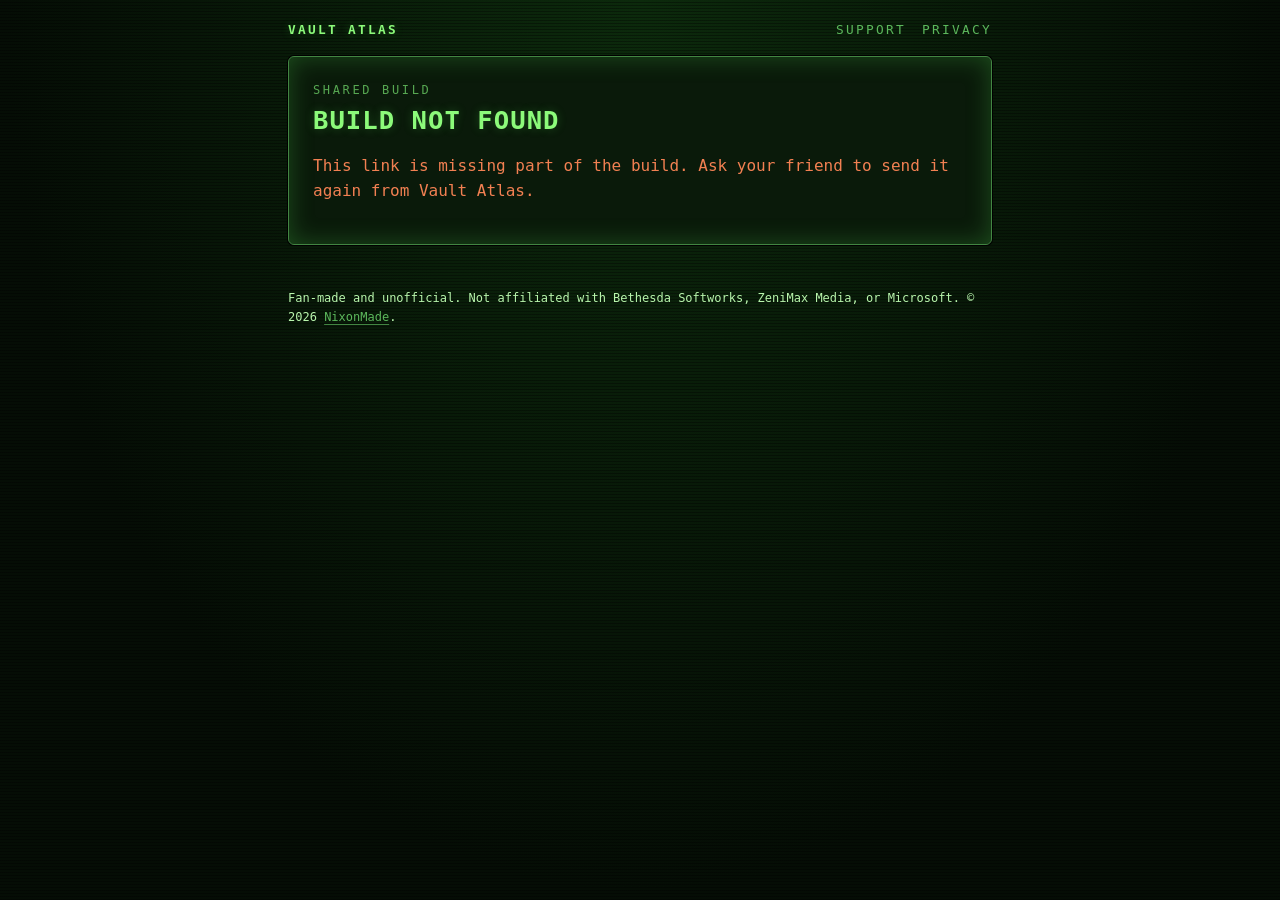
<file: b/index.html>
<!DOCTYPE html>
<html lang="en">
<head>
  <meta charset="utf-8" />
  <meta name="viewport" content="width=device-width, initial-scale=1" />
  <meta name="robots" content="noindex" />
  <title>Shared build · Vault Atlas</title>
  <meta name="color-scheme" content="dark" />
  <link rel="stylesheet" href="../assets/site.css" />
  <style>
    .special { display: grid; grid-template-columns: repeat(7, minmax(0, 1fr)); gap: .3rem; text-align: center; }
    .special div { background: var(--raised); border: 1px solid var(--border); border-radius: 4px; padding: .45rem 0; }
    .special b { display: block; font-size: 1.25rem; color: var(--text); text-shadow: 0 0 8px var(--glow-25); }
    .special span { font-size: .7rem; color: var(--label); letter-spacing: .1em; }
    ul.perks { list-style: none; padding: 0; margin: 0; display: grid; gap: .35rem; }
    ul.perks li { background: var(--raised); border-left: 3px solid var(--glow); padding: .4rem .7rem; }
    .error { color: var(--danger); }
    [hidden] { display: none !important; }
  </style>
</head>
<body>
  <header class="top">
    <a class="brand" href="https://nixonmade.com/vault-atlas/">Vault Atlas</a>
    <nav><a href="../support.html">Support</a> <a href="../privacy.html">Privacy</a></nav>
  </header>
  <main>
    <section class="panel" id="build" hidden>
      <p class="kicker">Shared build</p>
      <h1 id="name"></h1>
      <p class="muted" id="level"></p>

      <h2>SPECIAL</h2>
      <div class="special" id="special"></div>

      <h2>Perk cards</h2>
      <ul class="perks" id="perks"></ul>

      <a class="btn" id="open" href="#">OPEN IN VAULT ATLAS</a>
      <button class="btn quiet" id="copy" type="button">COPY BUILD CODE</button>
      <p class="muted" id="copied" hidden>Copied. In Vault Atlas, go to Builds → RECEIVE A BUILD CODE and paste it.</p>
      <p class="muted">Don't have the app? Vault Atlas is a free, unofficial Fallout 76 companion for iPhone. <a href="https://testflight.apple.com/join/azT8erWH">Join the beta</a>.</p>
    </section>

    <section class="panel" id="invalid" hidden>
      <p class="kicker">Shared build</p>
      <h1>Build not found</h1>
      <p class="error">This link is missing part of the build. Ask your friend to send it again from Vault Atlas.</p>
    </section>

  </main>
  <footer class="foot">
    <p>Fan-made and unofficial. Not affiliated with Bethesda Softworks, ZeniMax Media, or Microsoft. &copy; 2026 <a href="https://nixonmade.com/">NixonMade</a>.</p>
  </footer>

  <script>
    // Same rules as BuildCalculator.parseCode in the app: clamp level and SPECIAL, keep only safe perk ids.
    (function () {
      var q = new URLSearchParams(location.search);
      var name = (q.get("n") || "").trim().slice(0, 80) || "Shared Build";
      var level = parseInt(q.get("lvl"), 10);
      var special = (q.get("s") || "").split(".").map(function (v) { return parseInt(v, 10); });
      var perkRaw = (q.get("p") || "").split(",");

      if (isNaN(level) || special.length !== 7 || special.some(isNaN)) {
        document.getElementById("invalid").hidden = false;
        return;
      }
      level = Math.min(1000, Math.max(1, level));
      special = special.map(function (v) { return Math.min(15, Math.max(1, v)); });
      var seen = {};
      var perks = perkRaw.map(function (p) { return p.trim(); }).filter(function (p) {
        if (!/^[A-Za-z0-9_-]{1,64}$/.test(p) || seen[p]) return false;
        seen[p] = true;
        return true;
      }).slice(0, 24);

      document.getElementById("name").textContent = name;
      document.getElementById("level").textContent = "Level " + level;
      document.title = name + " · Vault Atlas";

      var letters = ["S", "P", "E", "C", "I", "A", "L"];
      var grid = document.getElementById("special");
      special.forEach(function (v, i) {
        var cell = document.createElement("div");
        var b = document.createElement("b");
        b.textContent = String(v);
        var s = document.createElement("span");
        s.textContent = letters[i];
        cell.appendChild(b);
        cell.appendChild(s);
        grid.appendChild(cell);
      });

      var list = document.getElementById("perks");
      if (perks.length === 0) {
        var none = document.createElement("li");
        none.textContent = "None picked yet";
        list.appendChild(none);
      }
      perks.forEach(function (id) {
        var li = document.createElement("li");
        li.textContent = id.replace(/^perk-/, "").split(/[-_]/).map(function (w) {
          return w.charAt(0).toUpperCase() + w.slice(1);
        }).join(" ");
        list.appendChild(li);
      });

      var code = "vaultatlas://build/" + encodeURIComponent(name) +
        "?lvl=" + level + "&s=" + special.join(".") + "&p=" + perks.join(",");
      document.getElementById("open").href = code;

      document.getElementById("copy").addEventListener("click", function () {
        var done = function () { document.getElementById("copied").hidden = false; };
        if (navigator.clipboard && navigator.clipboard.writeText) {
          navigator.clipboard.writeText(code).then(done, function () { prompt("Copy this code:", code); });
        } else {
          prompt("Copy this code:", code);
        }
      });

      document.getElementById("build").hidden = false;
    })();
  </script>
</body>
</html>
</file>
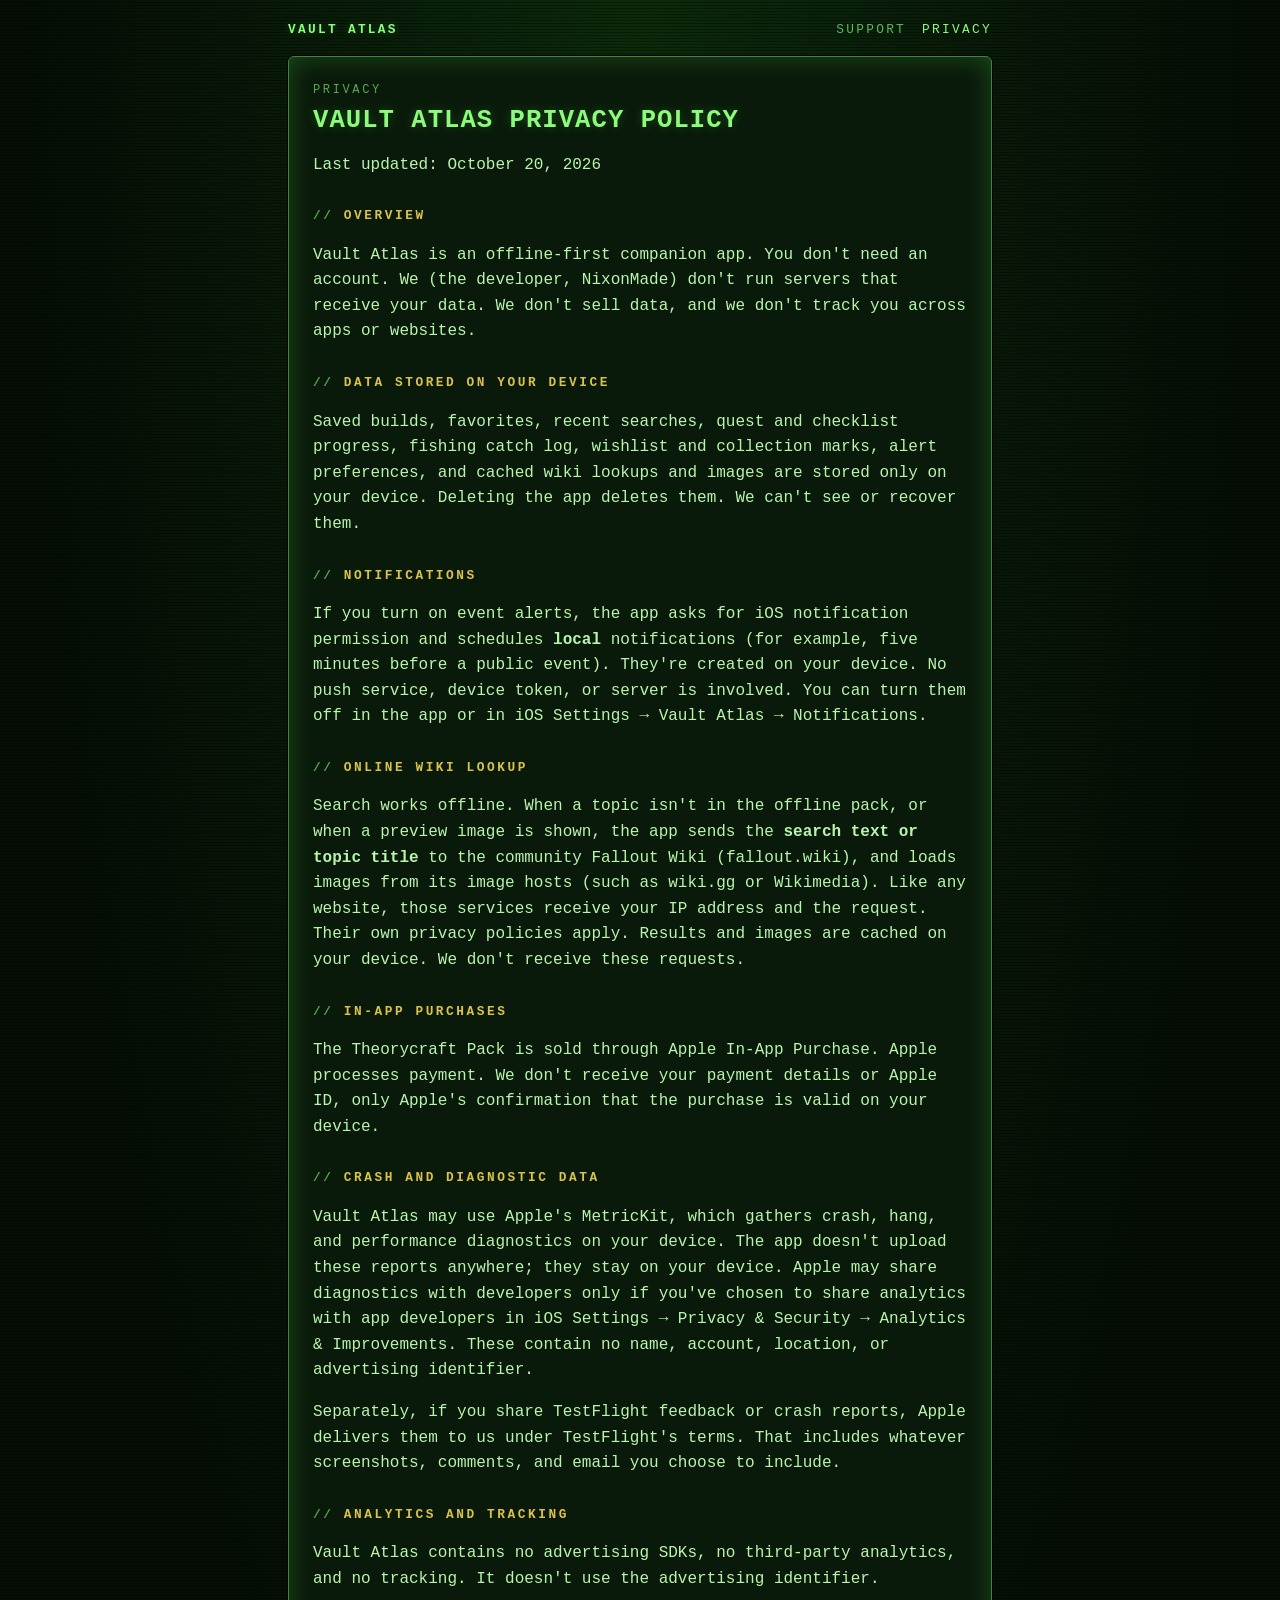
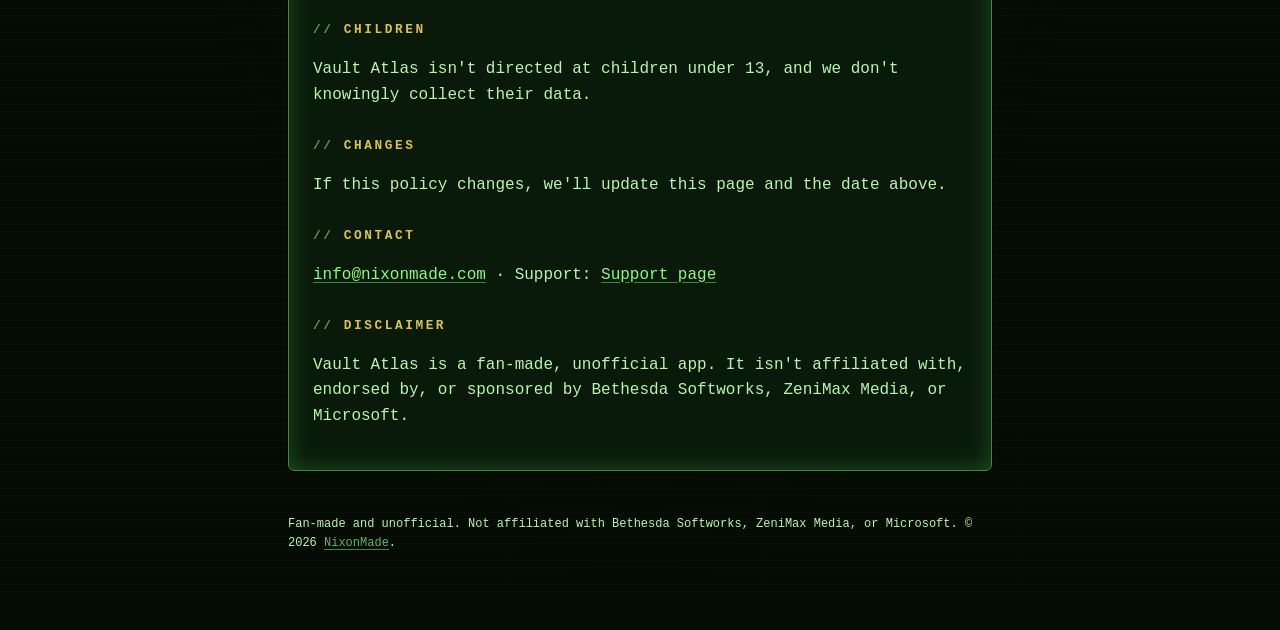
<file: privacy.html>
<!DOCTYPE html>
<html lang="en">
<head>
  <meta charset="utf-8" />
  <meta name="viewport" content="width=device-width, initial-scale=1" />
  <meta name="color-scheme" content="dark" />
  <title>Vault Atlas Privacy Policy</title>
  <link rel="stylesheet" href="assets/site.css" />
</head>
<body>
  <header class="top">
    <a class="brand" href="https://nixonmade.com/vault-atlas/">Vault Atlas</a>
    <nav><a href="support.html">Support</a> <a href="privacy.html" aria-current="page">Privacy</a></nav>
  </header>
  <main>
    <section class="panel">
      <p class="kicker">Privacy</p>
      <h1>Vault Atlas Privacy Policy</h1>
      <p>Last updated: October 20, 2026</p>
      <h2>Overview</h2>
      <p>Vault Atlas is an offline-first companion app. You don't need an account. We (the developer, NixonMade) don't run servers that receive your data. We don't sell data, and we don't track you across apps or websites.</p>
      <h2>Data stored on your device</h2>
      <p>Saved builds, favorites, recent searches, quest and checklist progress, fishing catch log, wishlist and collection marks, alert preferences, and cached wiki lookups and images are stored only on your device. Deleting the app deletes them. We can't see or recover them.</p>
      <h2>Notifications</h2>
      <p>If you turn on event alerts, the app asks for iOS notification permission and schedules <strong>local</strong> notifications (for example, five minutes before a public event). They're created on your device. No push service, device token, or server is involved. You can turn them off in the app or in iOS Settings → Vault Atlas → Notifications.</p>
      <h2>Online wiki lookup</h2>
      <p>Search works offline. When a topic isn't in the offline pack, or when a preview image is shown, the app sends the <strong>search text or topic title</strong> to the community Fallout Wiki (fallout.wiki), and loads images from its image hosts (such as wiki.gg or Wikimedia). Like any website, those services receive your IP address and the request. Their own privacy policies apply. Results and images are cached on your device. We don't receive these requests.</p>
      <h2>In-app purchases</h2>
      <p>The Theorycraft Pack is sold through Apple In-App Purchase. Apple processes payment. We don't receive your payment details or Apple ID, only Apple's confirmation that the purchase is valid on your device.</p>
      <h2>Crash and diagnostic data</h2>
      <p>Vault Atlas may use Apple's MetricKit, which gathers crash, hang, and performance diagnostics on your device. The app doesn't upload these reports anywhere; they stay on your device. Apple may share diagnostics with developers only if you've chosen to share analytics with app developers in iOS Settings → Privacy &amp; Security → Analytics &amp; Improvements. These contain no name, account, location, or advertising identifier.</p>
      <p>Separately, if you share TestFlight feedback or crash reports, Apple delivers them to us under TestFlight's terms. That includes whatever screenshots, comments, and email you choose to include.</p>
      <h2>Analytics and tracking</h2>
      <p>Vault Atlas contains no advertising SDKs, no third-party analytics, and no tracking. It doesn't use the advertising identifier.</p>
      <h2>Children</h2>
      <p>Vault Atlas isn't directed at children under 13, and we don't knowingly collect their data.</p>
      <h2>Changes</h2>
      <p>If this policy changes, we'll update this page and the date above.</p>
      <h2>Contact</h2>
      <p><a href="mailto:info@nixonmade.com">info@nixonmade.com</a> · Support: <a href="support.html">Support page</a></p>
      <h2>Disclaimer</h2>
      <p>Vault Atlas is a fan-made, unofficial app. It isn't affiliated with, endorsed by, or sponsored by Bethesda Softworks, ZeniMax Media, or Microsoft.</p>
    </section>
  </main>
  <footer class="foot">
    <p>Fan-made and unofficial. Not affiliated with Bethesda Softworks, ZeniMax Media, or Microsoft. &copy; 2026 <a href="https://nixonmade.com/">NixonMade</a>.</p>
  </footer>
</body>
</html>
</file>
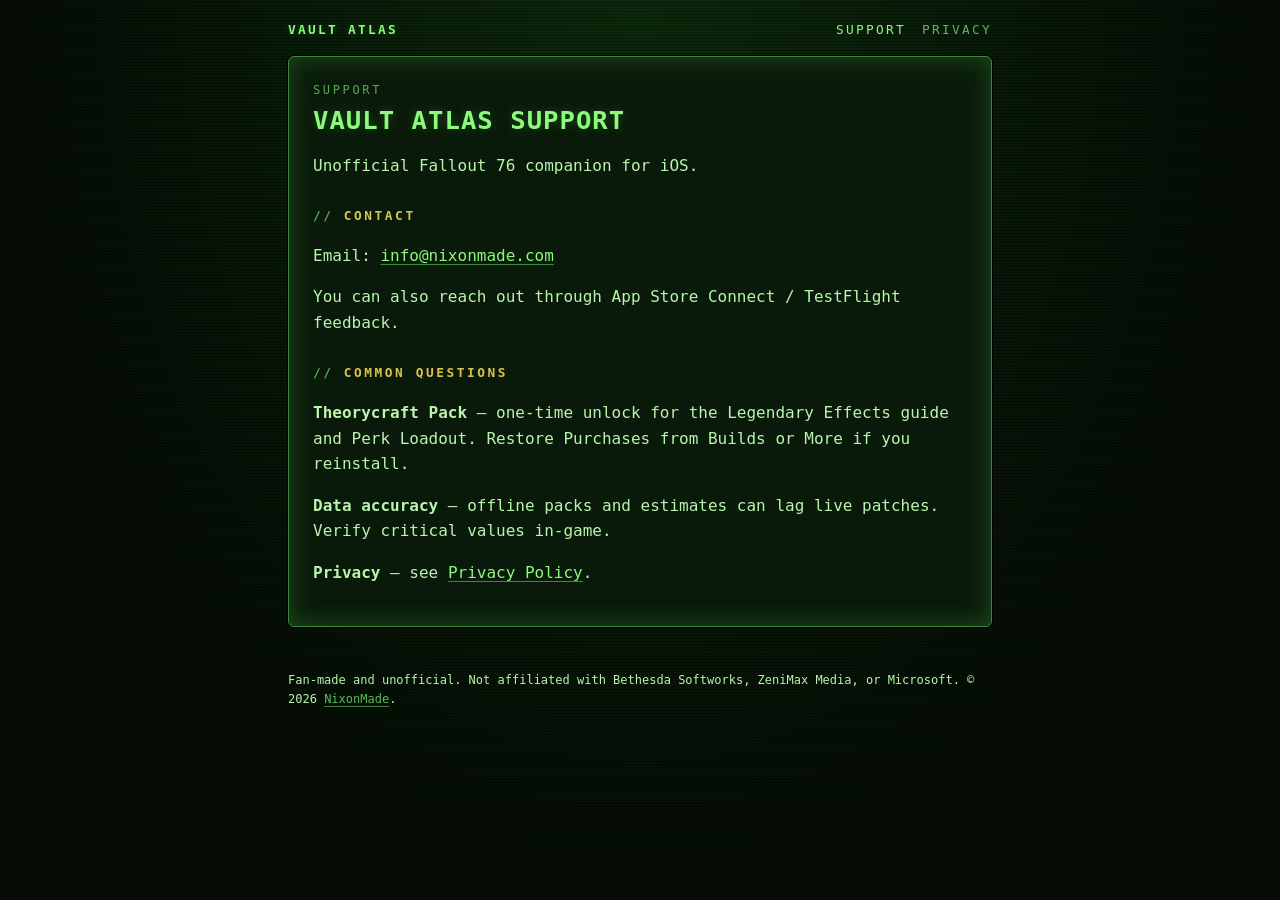
<file: support.html>
<!DOCTYPE html>
<html lang="en">
<head>
  <meta charset="utf-8" />
  <meta name="viewport" content="width=device-width, initial-scale=1" />
  <meta name="color-scheme" content="dark" />
  <title>Vault Atlas Support</title>
  <link rel="stylesheet" href="assets/site.css" />
</head>
<body>
  <header class="top">
    <a class="brand" href="https://nixonmade.com/vault-atlas/">Vault Atlas</a>
    <nav><a href="support.html" aria-current="page">Support</a> <a href="privacy.html">Privacy</a></nav>
  </header>
  <main>
    <section class="panel">
      <p class="kicker">Support</p>
      <h1>Vault Atlas Support</h1>
      <p>Unofficial Fallout 76 companion for iOS.</p>
      <h2>Contact</h2>
      <p>Email: <a href="mailto:info@nixonmade.com">info@nixonmade.com</a></p>
      <p>You can also reach out through App Store Connect / TestFlight feedback.</p>
      <h2>Common questions</h2>
      <p><strong>Theorycraft Pack</strong> — one-time unlock for the Legendary Effects guide and Perk Loadout. Restore Purchases from Builds or More if you reinstall.</p>
      <p><strong>Data accuracy</strong> — offline packs and estimates can lag live patches. Verify critical values in-game.</p>
      <p><strong>Privacy</strong> — see <a href="privacy.html">Privacy Policy</a>.</p>
    </section>
  </main>
  <footer class="foot">
    <p>Fan-made and unofficial. Not affiliated with Bethesda Softworks, ZeniMax Media, or Microsoft. &copy; 2026 <a href="https://nixonmade.com/">NixonMade</a>.</p>
  </footer>
</body>
</html>
</file>
<file: assets/site.css>
/* Vault Atlas pages: Pip-Boy green, same tokens as nixonmade.com/vault-atlas/. */
:root {
  --bg: #050d05; --surface: #0a1a0a; --raised: #0f240f;
  --text: #8cfa7a; --sec: #5cb85c; --label: #57a852; --accent: #dbc24c;
  --border: #428542; --danger: #f28052; --glow: #59e659;
  --glow-25: rgba(89, 230, 89, 0.25); --scanline: rgba(0, 0, 0, 0.35);
  --mono: "IBM Plex Mono", ui-monospace, SFMono-Regular, Menlo, monospace;
}
* { box-sizing: border-box; }
html { background: var(--bg); }
body {
  margin: 0; min-height: 100vh; color: var(--text); font: 16px/1.6 var(--mono);
  background:
    repeating-linear-gradient(to bottom, transparent 0 2px, var(--scanline) 2px 3px),
    radial-gradient(ellipse at top, #0c2a0c 0%, var(--bg) 70%);
}
a { color: var(--text); text-decoration-color: var(--border); text-underline-offset: 3px; }
a:hover { color: #c8ffbf; text-decoration-color: var(--glow); }
.top {
  display: flex; align-items: center; justify-content: space-between; gap: 1rem;
  max-width: 46rem; margin: 0 auto; padding: 1.25rem 1rem .5rem;
  font-size: .8rem; letter-spacing: .18em; text-transform: uppercase;
}
.top .brand { color: var(--text); text-decoration: none; font-weight: 700; text-shadow: 0 0 8px var(--glow-25); }
.top nav { display: flex; gap: 1rem; flex-wrap: wrap; }
.top nav a { color: var(--sec); text-decoration: none; }
.top nav a:hover, .top nav a[aria-current] { color: var(--text); }
main { max-width: 46rem; margin: 0 auto; padding: .5rem 1rem 2rem; }
.panel {
  background: var(--surface); border: 1px solid var(--border); border-radius: 6px;
  padding: 1.5rem; box-shadow: 0 0 24px var(--glow-25) inset, 0 0 0 1px #000;
}
.kicker { margin: 0 0 .25rem; color: var(--label); font-size: .75rem; letter-spacing: .22em; text-transform: uppercase; }
h1 { margin: 0 0 .5rem; font-size: 1.6rem; line-height: 1.25; text-transform: uppercase; letter-spacing: .04em; text-shadow: 0 0 10px var(--glow-25); overflow-wrap: anywhere; }
h2 { margin: 1.75rem 0 .5rem; color: var(--accent); font-size: .8rem; font-weight: 600; letter-spacing: .2em; text-transform: uppercase; }
h2::before { content: "// "; color: var(--label); }
p, li { color: #b9f5ad; }
.muted { color: var(--sec); font-size: .85rem; }
.btn {
  display: block; width: 100%; margin-top: .75rem; padding: .9rem 1rem; text-align: center;
  font: 700 .95rem var(--mono); letter-spacing: .12em; text-transform: uppercase; text-decoration: none;
  cursor: pointer; border: 1px solid var(--glow); border-radius: 4px; background: var(--text); color: var(--bg);
  box-shadow: 0 0 16px var(--glow-25);
}
.btn:hover { background: #b4ffa8; color: var(--bg); }
.btn.quiet { background: transparent; color: var(--text); box-shadow: none; }
.btn.quiet:hover { background: var(--raised); }
.foot { max-width: 46rem; margin: 0 auto; padding: 0 1rem 2.5rem; color: var(--label); font-size: .75rem; }
.foot a { color: var(--sec); }
@media (max-width: 480px) { .panel { padding: 1.1rem; } h1 { font-size: 1.3rem; } }
</file>
